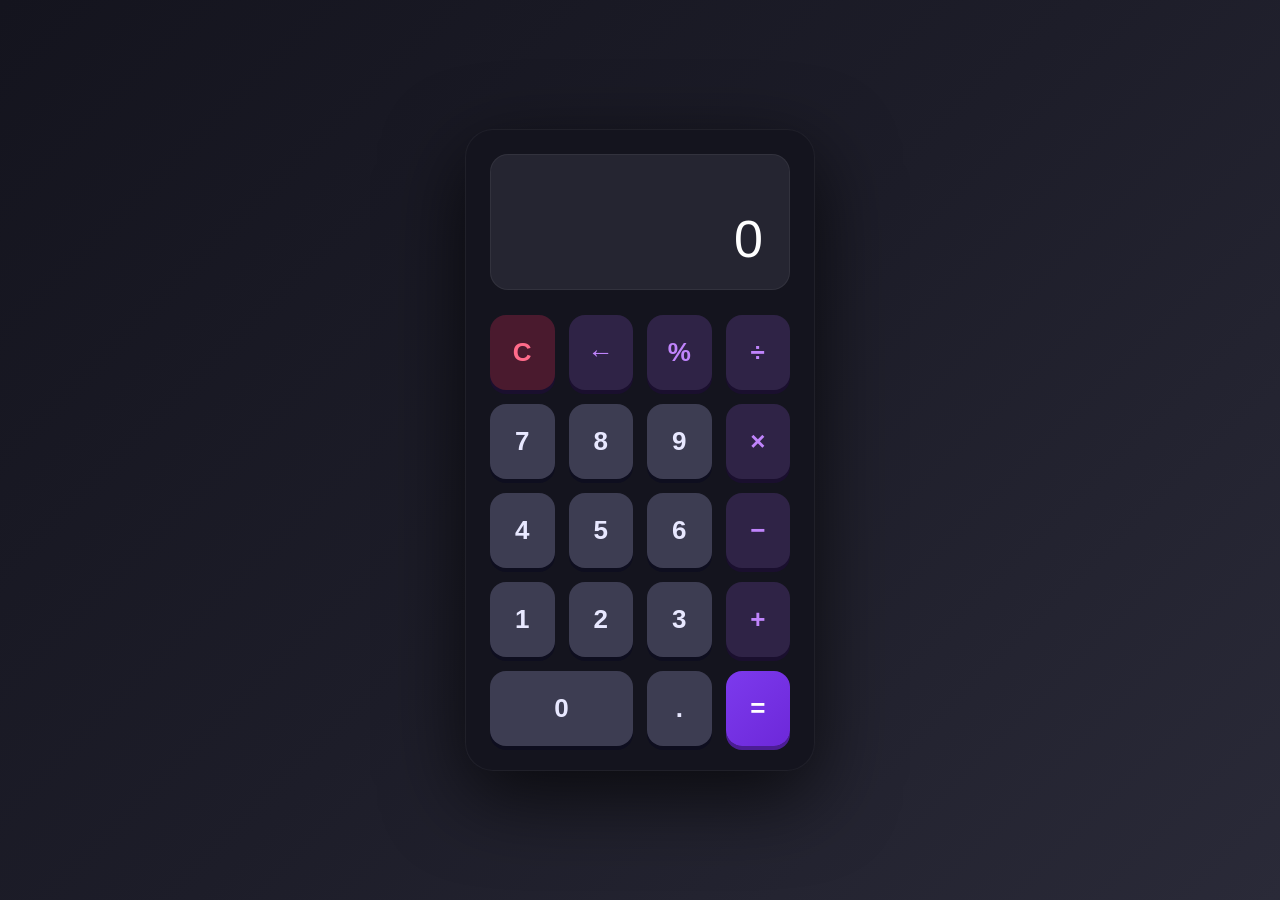
<file: WebDev-L2-Calculator/index.html>
<!DOCTYPE html>
<html lang="en">
<head>
    <meta charset="UTF-8" />
    <meta name="viewport" content="width=device-width, initial-scale=1.0" />
    <title>Calculator | AyuLG</title>
    <link rel="stylesheet" href="style.css" />
</head>
<body>
    <div class="container">
        <div class="calculator">
            <div class="display">
                <div class="display-expression" id="expression"></div>
                <div class="display-input" id="display">0</div>
            </div>
            <div class="buttons">
                <button class="btn operator" data-value="C">C</button>
                <button class="btn operator" data-value="⌫">←</button>
                <button class="btn operator" data-value="%">%</button>
                <button class="btn operator" data-value="÷">÷</button>

                <button class="btn number" data-value="7">7</button>
                <button class="btn number" data-value="8">8</button>
                <button class="btn number" data-value="9">9</button>
                <button class="btn operator" data-value="×">×</button>

                <button class="btn number" data-value="4">4</button>
                <button class="btn number" data-value="5">5</button>
                <button class="btn number" data-value="6">6</button>
                <button class="btn operator" data-value="−">−</button>

                <button class="btn number" data-value="1">1</button>
                <button class="btn number" data-value="2">2</button>
                <button class="btn number" data-value="3">3</button>
                <button class="btn operator" data-value="+">+</button>

                <button class="btn number zero" data-value="0">0</button>
                <button class="btn number" data-value=".">.</button>
                <button class="btn equals" data-value="=">=</button>
            </div>
        </div>
    </div>

    <script src="script.js"></script>
</body>
</html>
</file>
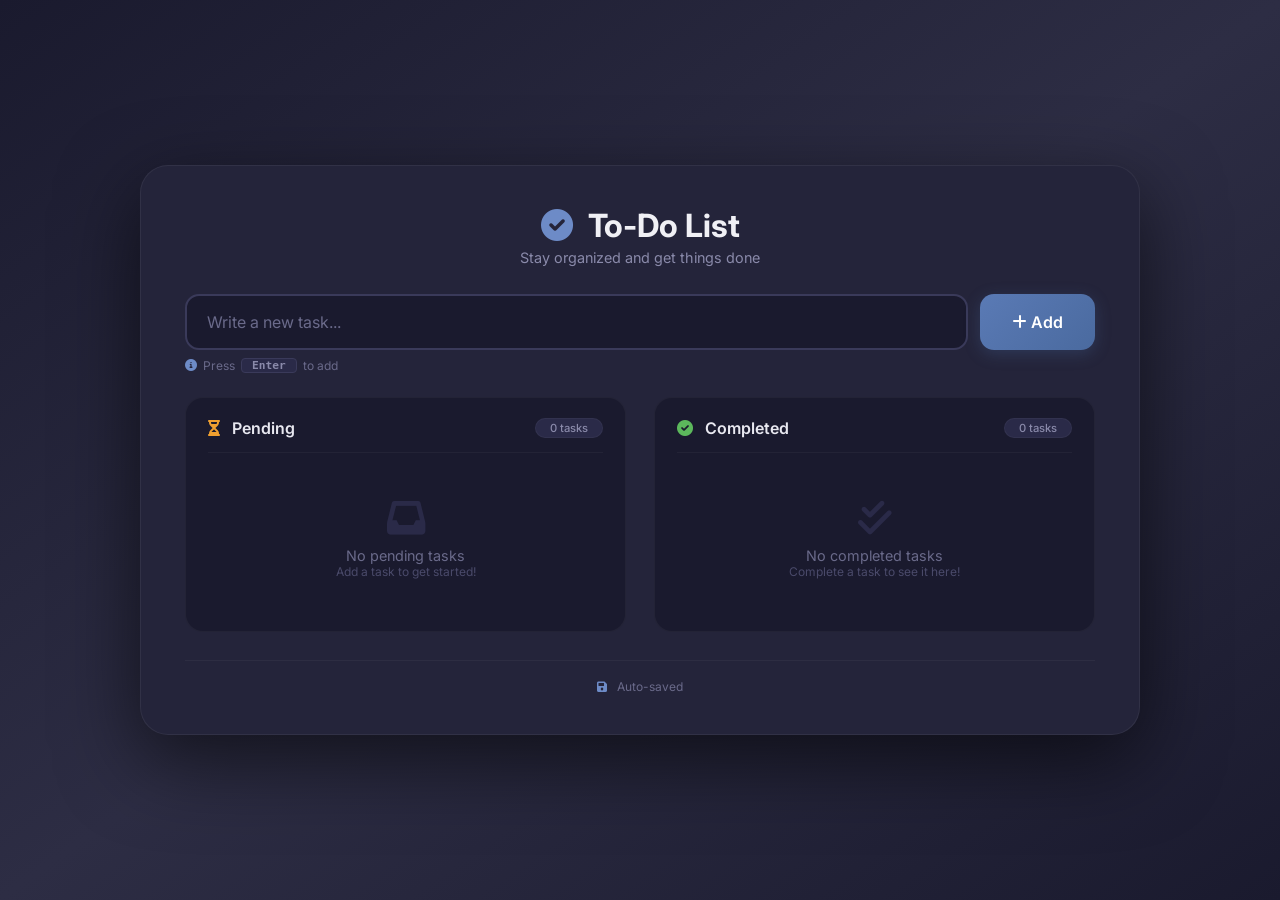
<file: WebDev-L2-TodoApp/index.html>
<!DOCTYPE html>
<html lang="en">
<head>
    <meta charset="UTF-8" />
    <meta name="viewport" content="width=device-width, initial-scale=1.0" />
    <title>To-Do App | AyuLG</title>
    <link rel="stylesheet" href="style.css" />
    <link href="https://fonts.googleapis.com/css2?family=Inter:wght@300;400;500;600;700&display=swap" rel="stylesheet" />
    <link rel="stylesheet" href="https://cdnjs.cloudflare.com/ajax/libs/font-awesome/6.0.0-beta3/css/all.min.css" />
</head>
<body>
    <div class="container">
        <div class="app">
            <header>
                <h1><i class="fas fa-check-circle"></i> To-Do List</h1>
                <p>Stay organized and get things done</p>
            </header>

            <div class="add-task">
                <input type="text" id="taskInput" placeholder="Write a new task..." maxlength="100" />
                <button id="addBtn"><i class="fas fa-plus"></i> Add</button>
            </div>
            <small><i class="fas fa-info-circle"></i> Press <kbd>Enter</kbd> to add</small>

            <div class="lists">
                <div class="list pending">
                    <div class="list-header">
                        <h2><i class="fas fa-hourglass-half"></i> Pending</h2>
                        <span id="pendingCount">0 tasks</span>
                    </div>
                    <ul id="pendingTasks"></ul>
                </div>

                <div class="list completed">
                    <div class="list-header">
                        <h2><i class="fas fa-check-circle"></i> Completed</h2>
                        <span id="completedCount">0 tasks</span>
                    </div>
                    <ul id="completedTasks"></ul>
                </div>
            </div>

            <footer>
                <p><i class="fas fa-save"></i> Auto-saved</p>
            </footer>
        </div>
    </div>

    <script src="script.js"></script>
</body>
</html>
</file>
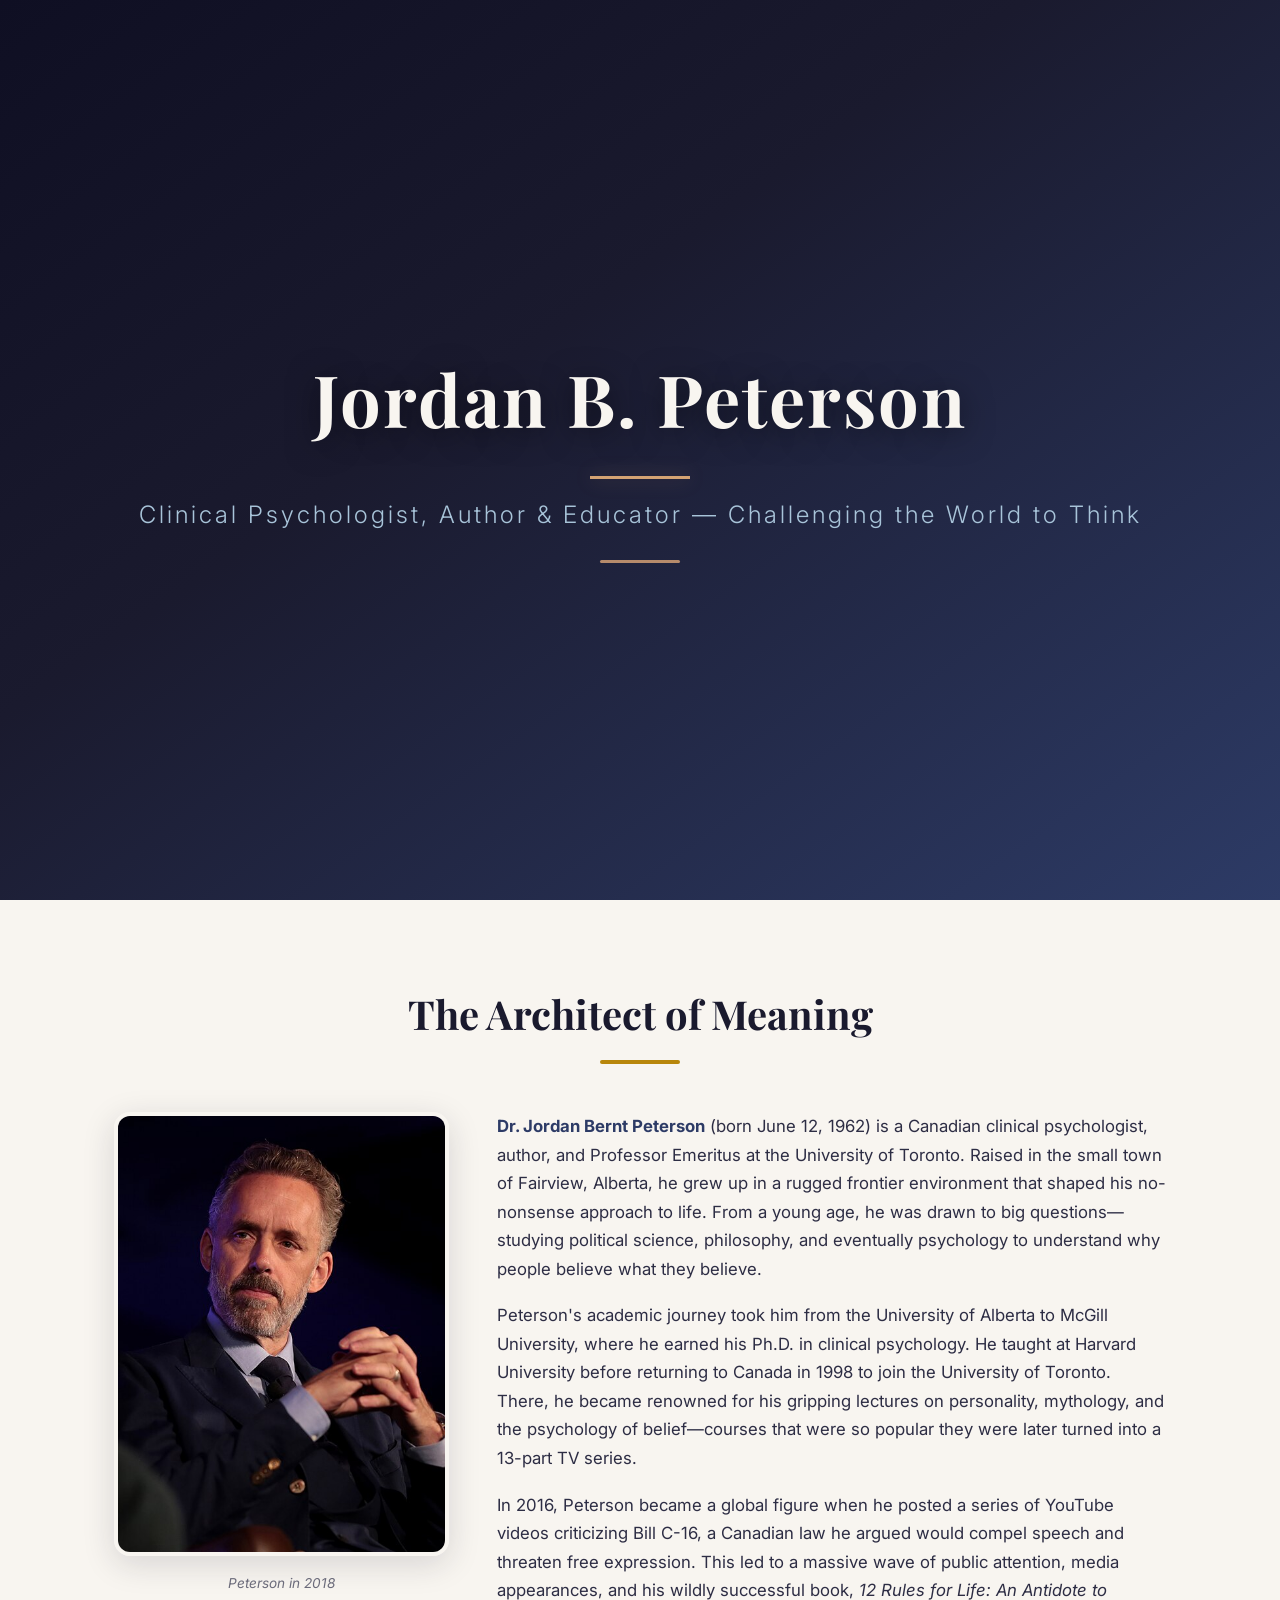
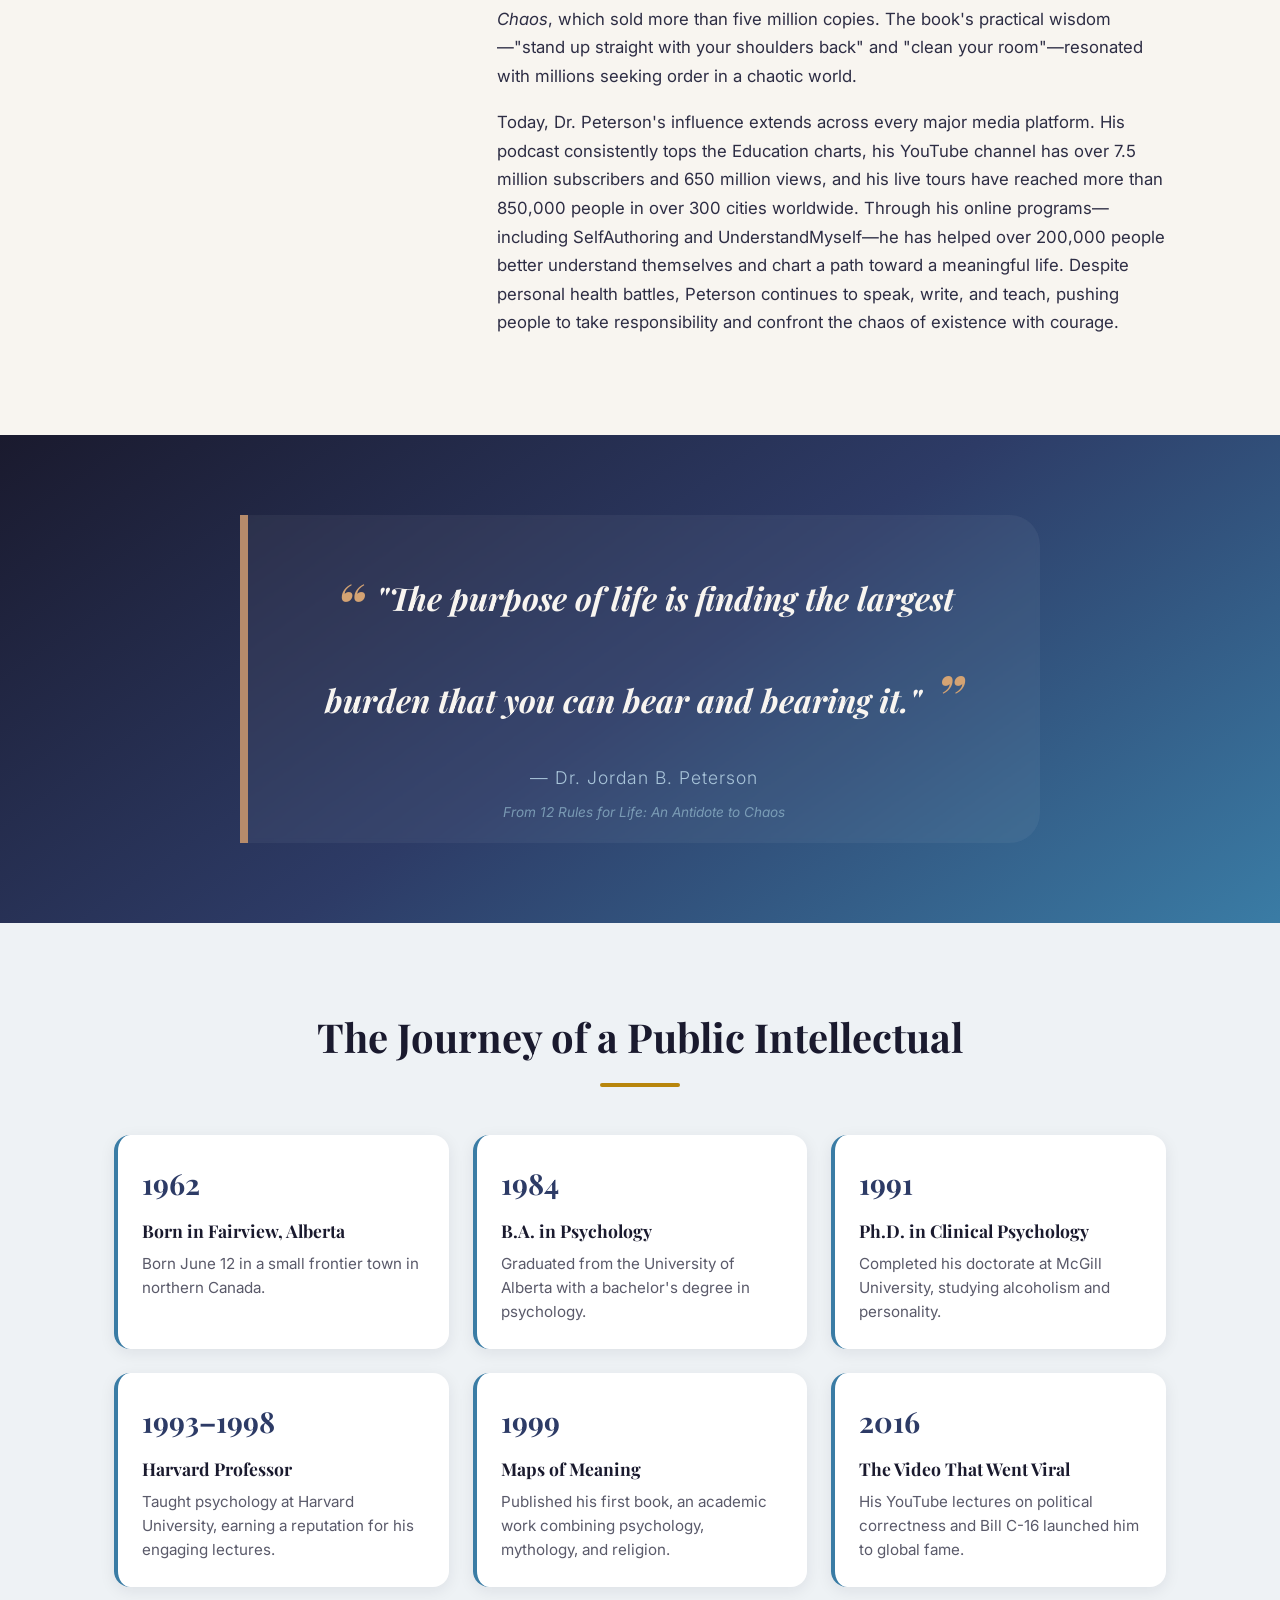
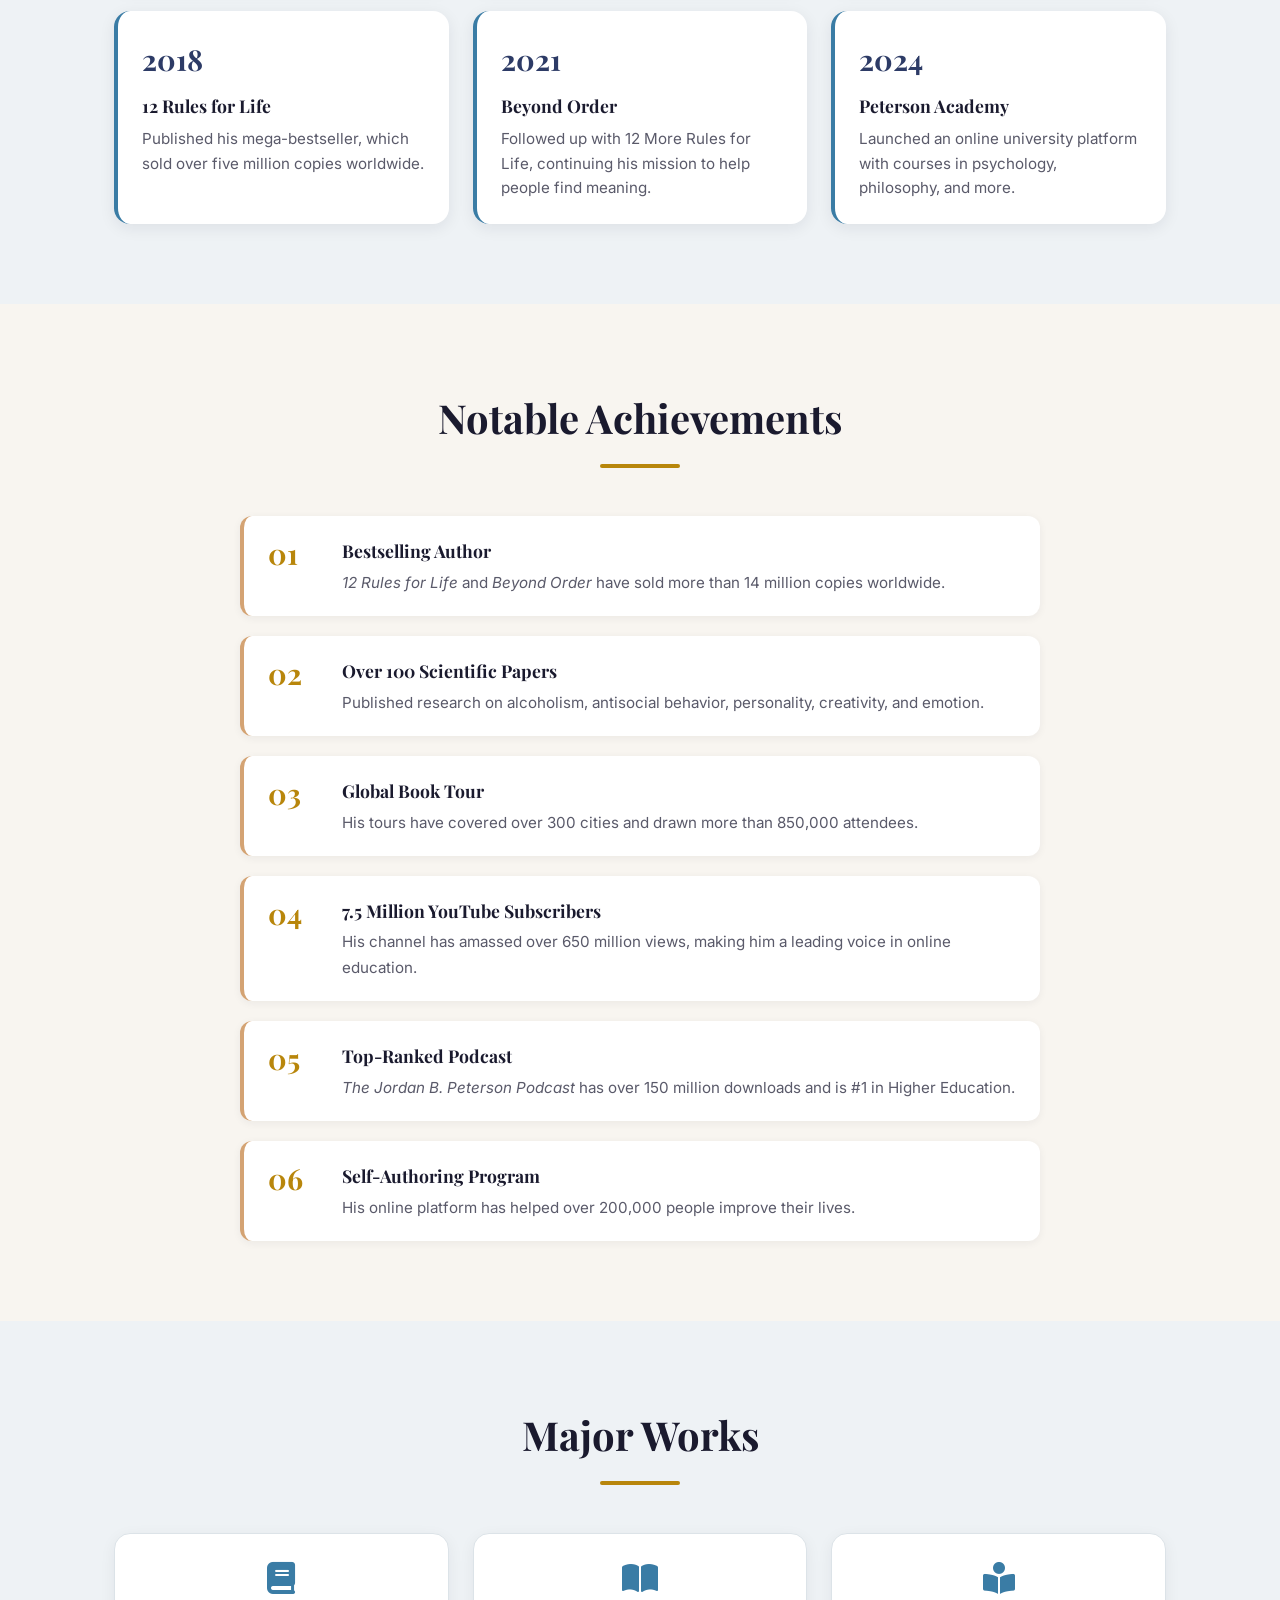
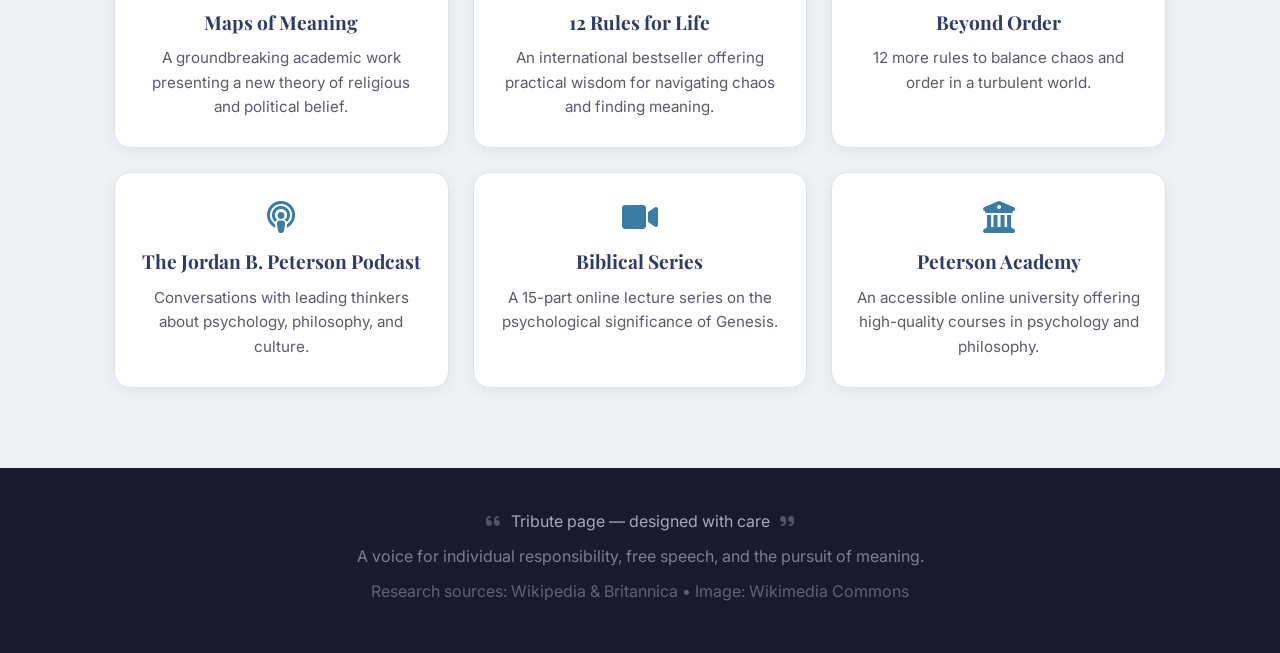
<file: WebDev-L2-TributePage/index.html>
<!DOCTYPE html>
<html lang="en">
<head>
    <meta charset="UTF-8" />
    <meta name="viewport" content="width=device-width, initial-scale=1.0" />
    <title>Tribute to Dr. Jordan B. Peterson</title>
    <link rel="stylesheet" href="style.css" />
    <link href="https://fonts.googleapis.com/css2?family=Playfair+Display:ital,wght@0,400;0,700;1,700&family=Inter:wght@300;400;600;700&display=swap" rel="stylesheet" />
    <link rel="stylesheet" href="https://cdnjs.cloudflare.com/ajax/libs/font-awesome/6.0.0-beta3/css/all.min.css" />
</head>
<body>
   
    <section class="hero">
        <div class="hero-content">
            <h1 class="hero-title">Jordan B. Peterson</h1>
            <p class="hero-tagline">Clinical Psychologist, Author &amp; Educator — Challenging the World to Think</p>
            <div class="hero-divider"></div>
        </div>
    </section>

    <section class="tribute">
        <div class="container">
            <h2 class="section-title">The Architect of Meaning</h2>
            <div class="tribute-grid">
                <div class="tribute-image">
                    <img src="Jordan_Peterson.jpg" />
                    <p class="image-caption">Peterson in 2018</p>
                </div>
                <div class="tribute-text">
                    <p>
                        <strong>Dr. Jordan Bernt Peterson</strong> (born June 12, 1962) is a Canadian clinical psychologist, author, and Professor Emeritus at the University of Toronto. Raised in the small town of Fairview, Alberta, he grew up in a rugged frontier environment that shaped his no-nonsense approach to life. From a young age, he was drawn to big questions—studying political science, philosophy, and eventually psychology to understand why people believe what they believe.
                    </p>
                    <p>
                        Peterson's academic journey took him from the University of Alberta to McGill University, where he earned his Ph.D. in clinical psychology. He taught at Harvard University before returning to Canada in 1998 to join the University of Toronto. There, he became renowned for his gripping lectures on personality, mythology, and the psychology of belief—courses that were so popular they were later turned into a 13-part TV series.
                    </p>
                    <p>
                        In 2016, Peterson became a global figure when he posted a series of YouTube videos criticizing Bill C-16, a Canadian law he argued would compel speech and threaten free expression. This led to a massive wave of public attention, media appearances, and his wildly successful book, <em>12 Rules for Life: An Antidote to Chaos</em>, which sold more than five million copies. The book's practical wisdom—"stand up straight with your shoulders back" and "clean your room"—resonated with millions seeking order in a chaotic world.
                    </p>
                    <p>
                        Today, Dr. Peterson's influence extends across every major media platform. His podcast consistently tops the Education charts, his YouTube channel has over 7.5 million subscribers and 650 million views, and his live tours have reached more than 850,000 people in over 300 cities worldwide. Through his online programs—including SelfAuthoring and UnderstandMyself—he has helped over 200,000 people better understand themselves and chart a path toward a meaningful life. Despite personal health battles, Peterson continues to speak, write, and teach, pushing people to take responsibility and confront the chaos of existence with courage.
                    </p>
                </div>
            </div>
        </div>
    </section>

<section class="quote-section">
    <div class="container">
        <blockquote class="quote-block">
            <p class="quote-text">
                "The purpose of life is finding the largest burden that you can bear and bearing it."
            </p>
            <footer class="quote-footer">
                — Dr. Jordan B. Peterson
            </footer>
            <p class="quote-source">From <em>12 Rules for Life: An Antidote to Chaos</em></p>
        </blockquote>
    </div>
</section>

    <section class="timeline">
        <div class="container">
            <h2 class="section-title">The Journey of a Public Intellectual</h2>
            <div class="timeline-grid">
                <div class="timeline-card">
                    <div class="card-year">1962</div>
                    <div class="card-content">
                        <h3>Born in Fairview, Alberta</h3>
                        <p>Born June 12 in a small frontier town in northern Canada.</p>
                    </div>
                </div>
                <div class="timeline-card">
                    <div class="card-year">1984</div>
                    <div class="card-content">
                        <h3>B.A. in Psychology</h3>
                        <p>Graduated from the University of Alberta with a bachelor's degree in psychology.</p>
                    </div>
                </div>
                <div class="timeline-card">
                    <div class="card-year">1991</div>
                    <div class="card-content">
                        <h3>Ph.D. in Clinical Psychology</h3>
                        <p>Completed his doctorate at McGill University, studying alcoholism and personality.</p>
                    </div>
                </div>
                <div class="timeline-card">
                    <div class="card-year">1993–1998</div>
                    <div class="card-content">
                        <h3>Harvard Professor</h3>
                        <p>Taught psychology at Harvard University, earning a reputation for his engaging lectures.</p>
                    </div>
                </div>
                <div class="timeline-card">
                    <div class="card-year">1999</div>
                    <div class="card-content">
                        <h3>Maps of Meaning</h3>
                        <p>Published his first book, an academic work combining psychology, mythology, and religion.</p>
                    </div>
                </div>
                <div class="timeline-card">
                    <div class="card-year">2016</div>
                    <div class="card-content">
                        <h3>The Video That Went Viral</h3>
                        <p>His YouTube lectures on political correctness and Bill C-16 launched him to global fame.</p>
                    </div>
                </div>
                <div class="timeline-card">
                    <div class="card-year">2018</div>
                    <div class="card-content">
                        <h3>12 Rules for Life</h3>
                        <p>Published his mega-bestseller, which sold over five million copies worldwide.</p>
                    </div>
                </div>
                <div class="timeline-card">
                    <div class="card-year">2021</div>
                    <div class="card-content">
                        <h3>Beyond Order</h3>
                        <p>Followed up with 12 More Rules for Life, continuing his mission to help people find meaning.</p>
                    </div>
                </div>
                <div class="timeline-card">
                    <div class="card-year">2024</div>
                    <div class="card-content">
                        <h3>Peterson Academy</h3>
                        <p>Launched an online university platform with courses in psychology, philosophy, and more.</p>
                    </div>
                </div>
            </div>
        </div>
    </section>

    <section class="achievements">
        <div class="container">
            <h2 class="section-title">Notable Achievements</h2>
            <div class="achievement-list">
                <div class="achievement-item">
                    <span class="achievement-number">01</span>
                    <div class="achievement-content">
                        <h3>Bestselling Author</h3>
                        <p><em>12 Rules for Life</em> and <em>Beyond Order</em> have sold more than 14 million copies worldwide.</p>
                    </div>
                </div>
                <div class="achievement-item">
                    <span class="achievement-number">02</span>
                    <div class="achievement-content">
                        <h3>Over 100 Scientific Papers</h3>
                        <p>Published research on alcoholism, antisocial behavior, personality, creativity, and emotion.</p>
                    </div>
                </div>
                <div class="achievement-item">
                    <span class="achievement-number">03</span>
                    <div class="achievement-content">
                        <h3>Global Book Tour</h3>
                        <p>His tours have covered over 300 cities and drawn more than 850,000 attendees.</p>
                    </div>
                </div>
                <div class="achievement-item">
                    <span class="achievement-number">04</span>
                    <div class="achievement-content">
                        <h3>7.5 Million YouTube Subscribers</h3>
                        <p>His channel has amassed over 650 million views, making him a leading voice in online education.</p>
                    </div>
                </div>
                <div class="achievement-item">
                    <span class="achievement-number">05</span>
                    <div class="achievement-content">
                        <h3>Top-Ranked Podcast</h3>
                        <p><em>The Jordan B. Peterson Podcast</em> has over 150 million downloads and is #1 in Higher Education.</p>
                    </div>
                </div>
                <div class="achievement-item">
                    <span class="achievement-number">06</span>
                    <div class="achievement-content">
                        <h3>Self-Authoring Program</h3>
                        <p>His online platform has helped over 200,000 people improve their lives.</p>
                    </div>
                </div>
            </div>
        </div>
    </section>

    <section class="works">
        <div class="container">
            <h2 class="section-title">Major Works</h2>
            <div class="works-grid">
                <div class="work-card">
                    <i class="fas fa-book" style="font-size: 2rem; color: #3a7ca5; margin-bottom: 12px;"></i>
                    <h3>Maps of Meaning</h3>
                    <p>A groundbreaking academic work presenting a new theory of religious and political belief.</p>
                </div>
                <div class="work-card">
                    <i class="fas fa-book-open" style="font-size: 2rem; color: #3a7ca5; margin-bottom: 12px;"></i>
                    <h3>12 Rules for Life</h3>
                    <p>An international bestseller offering practical wisdom for navigating chaos and finding meaning.</p>
                </div>
                <div class="work-card">
                    <i class="fas fa-book-reader" style="font-size: 2rem; color: #3a7ca5; margin-bottom: 12px;"></i>
                    <h3>Beyond Order</h3>
                    <p>12 more rules to balance chaos and order in a turbulent world.</p>
                </div>
                <div class="work-card">
                    <i class="fas fa-podcast" style="font-size: 2rem; color: #3a7ca5; margin-bottom: 12px;"></i>
                    <h3>The Jordan B. Peterson Podcast</h3>
                    <p>Conversations with leading thinkers about psychology, philosophy, and culture.</p>
                </div>
                <div class="work-card">
                    <i class="fas fa-video" style="font-size: 2rem; color: #3a7ca5; margin-bottom: 12px;"></i>
                    <h3>Biblical Series</h3>
                    <p>A 15-part online lecture series on the psychological significance of Genesis.</p>
                </div>
                <div class="work-card">
                    <i class="fas fa-university" style="font-size: 2rem; color: #3a7ca5; margin-bottom: 12px;"></i>
                    <h3>Peterson Academy</h3>
                    <p>An accessible online university offering high-quality courses in psychology and philosophy.</p>
                </div>
            </div>
        </div>
    </section>

    <footer class="footer">
        <div class="container">
            <p><i class="fas fa-quote-left" style="opacity: 0.4; margin-right: 6px;"></i> Tribute page — designed with care <i class="fas fa-quote-right" style="opacity: 0.4; margin-left: 6px;"></i></p>
            <p class="footer-small">A voice for individual responsibility, free speech, and the pursuit of meaning.</p>
            <p class="footer-credit">Research sources: Wikipedia &amp; Britannica • Image: Wikimedia Commons</p>
        </div>
    </footer>

</body>
</html>
</file>
<file: WebDev-L2-Calculator/style.css>
* {
    margin: 0;
    padding: 0;
    box-sizing: border-box;
}

body {
    height: 100vh;
    display: flex;
    justify-content: center;
    align-items: center;
    background: linear-gradient(135deg, #14141e 0%, #1d1d29 50%, #2a2a38 100%);
    padding: 20px;
    font-family: -apple-system, BlinkMacSystemFont, 'Segoe UI', Roboto, sans-serif;
}

.container {
    display: flex;
    justify-content: center;
    align-items: center;
    width: 100%;
}

.calculator {
    padding: 25px;
    width: 350px;
    max-width: 100%;
    background: #14141e;
    border-radius: 28px;
    box-shadow: 
        0 25px 80px rgba(0, 0, 0, 0.7),
        0 0 0 1px rgba(255, 255, 255, 0.05) inset;
    animation: fadeIn 0.4s ease;
}

.display {
    background: #252531;
    border-radius: 18px;
    padding: 25px 25px 18px 25px;
    margin-bottom: 25px;
    min-height: 110px;
    display: flex;
    flex-direction: column;
    align-items: flex-end;
    justify-content: flex-end;
    border: 1px solid rgba(255, 255, 255, 0.06);
}

.display-expression {
    font-size: 18px;
    color: rgba(255, 255, 255, 0.3);
    min-height: 28px;
    text-align: right;
    width: 100%;
    font-weight: 300;
    letter-spacing: 0.5px;
    overflow: hidden;
    text-overflow: ellipsis;
    white-space: nowrap;
}

.display-input {
    font-size: 52px;
    color: #ffffff;
    font-weight: 200;
    text-align: right;
    width: 100%;
    word-wrap: break-word;
    overflow-wrap: break-word;
    line-height: 1.2;
    transition: font-size 0.2s ease;
    letter-spacing: 1px;
}

.display-input.small {
    font-size: 36px;
}

.display-input.error {
    color: #ff6b6b;
    font-size: 28px;
}

.buttons {
    display: grid;
    grid-template-columns: repeat(4, 1fr);
    gap: 14px;
}

.btn {
    padding: 22px 10px;
    font-size: 26px;
    border: none;
    border-radius: 16px;
    cursor: pointer;
    transition: all 0.15s ease;
    font-weight: 600;
    user-select: none;
    position: relative;
    overflow: hidden;
}

.btn.number {
    background: #3d3d52;
    color: #e8e8ff;
    box-shadow: 0 4px 0 #0e0e1f;
}

.btn.number:hover {
    background: #5c5c7b;
    transform: translateY(-2px);
    box-shadow: 0 6px 0 #0e0e1f;
}

.btn.number:active {
    transform: translateY(4px);
    box-shadow: 0 0px 0 #0e0e1f;
}

.btn.operator {
    background: #2f2346;
    color: #c084fc;
    box-shadow: 0 4px 0 #1a0f2e;
}

.btn.operator:hover {
    background: #3d2568;
    transform: translateY(-2px);
    box-shadow: 0 6px 0 #1a0f2e;
}

.btn.operator:active {
    transform: translateY(4px);
    box-shadow: 0 0px 0 #1a0f2e;
}

.btn.operator[data-value="C"] {
    background: #4a1a2e;
    color: #ff6b8a;
}

.btn.operator[data-value="C"]:hover {
    background: #6a2a3e;
}

.btn.equals {
    background: linear-gradient(135deg, #7c3aed, #6d28d9);
    color: #ffffff;
    box-shadow: 0 4px 0 #4c1d95;
}

.btn.equals:hover {
    transform: translateY(-2px);
    box-shadow: 0 6px 0 #4c1d95;
    background: linear-gradient(135deg, #8b5cf6, #7c3aed);
}

.btn.equals:active {
    transform: translateY(4px);
    box-shadow: 0 0px 0 #4c1d95;
}

.btn.zero {
    grid-column: span 2;
}

@keyframes buttonPress {
    0% { transform: scale(0.95); }
    100% { transform: scale(1); }
}

.btn:active {
    animation: buttonPress 0.1s ease;
}

@keyframes fadeIn {
    from {
        opacity: 0;
        transform: scale(0.9);
    }
    to {
        opacity: 1;
        transform: scale(1);
    }
}

@media (max-width: 400px) {
    .calculator {
        padding: 18px;
        border-radius: 24px;
    }

    .display {
        padding: 20px 20px 14px 20px;
        min-height: 95px;
        border-radius: 14px;
    }

    .display-input {
        font-size: 44px;
    }

    .display-input.small {
        font-size: 32px;
    }

    .display-input.error {
        font-size: 24px;
    }

    .display-expression {
        font-size: 16px;
        min-height: 24px;
    }

    .buttons {
        gap: 12px;
    }

    .btn {
        padding: 18px 8px;
        font-size: 22px;
        border-radius: 14px;
    }
}

@media (max-width: 350px) {
    .calculator {
        padding: 12px;
        border-radius: 20px;
        width: 100%;
    }

    .display {
        padding: 16px 16px 12px 16px;
        min-height: 80px;
        border-radius: 12px;
    }

    .display-input {
        font-size: 36px;
    }

    .display-input.small {
        font-size: 28px;
    }

    .display-input.error {
        font-size: 20px;
    }

    .display-expression {
        font-size: 14px;
        min-height: 20px;
    }

    .buttons {
        gap: 10px;
    }

    .btn {
        padding: 14px 6px;
        font-size: 18px;
        border-radius: 12px;
    }

    .btn.zero {
        grid-column: span 2;
    }
}
</file>
<file: WebDev-L2-TodoApp/style.css>
* {
    margin: 0;
    padding: 0;
    box-sizing: border-box;
}

body {
    font-family: 'Inter', -apple-system, sans-serif;
    background: linear-gradient(145deg, #1a1a2e, #2d2d44, #1a1a2e);
    min-height: 100vh;
    display: flex;
    justify-content: center;
    align-items: center;
    padding: 24px;
}

.container {
    width: 100%;
    max-width: 1000px;
}

.app {
    background: #24243a;
    border-radius: 28px;
    padding: 40px 44px;
    box-shadow: 0 25px 80px rgba(0, 0, 0, 0.6);
    border: 1px solid rgba(255, 255, 255, 0.06);
}

header {
    text-align: center;
    margin-bottom: 28px;
}

header h1 {
    font-size: 2rem;
    font-weight: 700;
    color: #f0f0f5;
}

header h1 i {
    color: #6d8bc7;
    margin-right: 8px;
}

header p {
    color: #8a8aaa;
    font-size: 0.9rem;
    margin-top: 4px;
}

.add-task {
    display: flex;
    gap: 12px;
    margin-bottom: 6px;
}

.add-task input {
    flex: 1;
    padding: 16px 20px;
    border: 2px solid #3a3a5a;
    border-radius: 14px;
    font-size: 1rem;
    font-family: 'Inter', sans-serif;
    background: #1a1a2e;
    color: #e8e8f0;
    outline: none;
    transition: 0.3s;
}

.add-task input:focus {
    border-color: #6d8bc7;
    box-shadow: 0 0 0 4px rgba(109, 139, 199, 0.15);
    background: #1f1f38;
}

.add-task input::placeholder {
    color: #6a6a8a;
}

.add-task button {
    padding: 16px 32px;
    background: linear-gradient(135deg, #5a7ab5, #4a6a9f);
    color: #fff;
    border: none;
    border-radius: 14px;
    font-size: 1rem;
    font-weight: 600;
    cursor: pointer;
    transition: 0.3s;
    font-family: 'Inter', sans-serif;
    box-shadow: 0 4px 16px rgba(74, 106, 159, 0.3);
    white-space: nowrap;
}

.add-task button:hover {
    transform: translateY(-2px);
    box-shadow: 0 8px 24px rgba(74, 106, 159, 0.4);
    background: linear-gradient(135deg, #6a8ac7, #5a7ab5);
}

.add-task button:active {
    transform: translateY(0);
}

small {
    display: flex;
    align-items: center;
    gap: 6px;
    color: #6a6a8a;
    font-size: 0.75rem;
    margin-top: 8px;
}

small i {
    color: #6d8bc7;
}

small kbd {
    background: #2a2a48;
    padding: 0 10px;
    border-radius: 4px;
    font-size: 0.7rem;
    font-weight: 600;
    color: #8a8aaa;
    border: 1px solid #3a3a5a;
}

.lists {
    display: grid;
    grid-template-columns: 1fr 1fr;
    gap: 28px;
    margin-top: 24px;
}

.list {
    background: #1a1a2e;
    border-radius: 18px;
    padding: 20px 22px;
    border: 1px solid rgba(255, 255, 255, 0.04);
    min-height: 220px;
    display: flex;
    flex-direction: column;
}

.list-header {
    display: flex;
    justify-content: space-between;
    align-items: center;
    padding-bottom: 14px;
    border-bottom: 1px solid rgba(255, 255, 255, 0.04);
    margin-bottom: 14px;
    flex-shrink: 0;
}

.list-header h2 {
    font-size: 1rem;
    font-weight: 600;
    color: #e8e8f0;
}

.list-header h2 i {
    margin-right: 8px;
}

.pending .list-header h2 i {
    color: #f0a030;
}

.completed .list-header h2 i {
    color: #5cb85c;
}

.list-header span {
    font-size: 0.7rem;
    font-weight: 500;
    color: #8a8aaa;
    background: #2a2a48;
    padding: 2px 14px;
    border-radius: 20px;
    border: 1px solid rgba(255, 255, 255, 0.04);
}

ul {
    list-style: none;
    padding: 0;
    min-height: 80px;
    flex: 1;
}

.empty-state {
    display: flex;
    flex-direction: column;
    align-items: center;
    justify-content: center;
    padding: 32px 12px;
    color: #6a6a8a;
    text-align: center;
    height: 100%;
    min-height: 120px;
}

.empty-state i {
    font-size: 2.4rem;
    color: #2a2a48;
    margin-bottom: 10px;
}

.empty-state p {
    font-size: 0.9rem;
    color: #6a6a8a;
}

.empty-state span {
    font-size: 0.75rem;
    color: #4a4a6a;
}

.task-item {
    display: flex;
    align-items: center;
    gap: 12px;
    padding: 12px 16px;
    background: #1f1f38;
    border-radius: 12px;
    margin-bottom: 6px;
    transition: 0.3s;
    border: 1px solid rgba(255, 255, 255, 0.03);
}

.task-item:hover {
    background: #2a2a48;
    transform: translateX(4px);
}

.task-item.completed .task-text {
    text-decoration: line-through;
    color: #6a6a8a;
}

.task-checkbox {
    width: 22px;
    height: 22px;
    min-width: 22px;
    border-radius: 50%;
    border: 2px solid #4a4a6a;
    cursor: pointer;
    display: flex;
    align-items: center;
    justify-content: center;
    transition: 0.3s;
    background: transparent;
    flex-shrink: 0;
}

.task-checkbox:hover {
    border-color: #6d8bc7;
}

.task-checkbox.completed {
    background: #4a6a9f;
    border-color: #4a6a9f;
    color: #fff;
}

.task-checkbox.completed i {
    font-size: 0.55rem;
}

.task-text {
    flex: 1;
    font-size: 0.9rem;
    color: #e8e8f0;
    word-break: break-word;
}

.task-text.hidden {
    display: none;
}

.task-edit-input {
    flex: 1;
    padding: 4px 12px;
    border: 2px solid #6d8bc7;
    border-radius: 8px;
    font-size: 0.9rem;
    font-family: 'Inter', sans-serif;
    background: #1a1a2e;
    color: #e8e8f0;
    outline: none;
    display: none;
    height: 34px;
}

.task-edit-input.visible {
    display: block;
}

.task-edit-input:focus {
    box-shadow: 0 0 0 4px rgba(109, 139, 199, 0.15);
}

.task-time {
    font-size: 0.6rem;
    color: #6a6a8a;
    white-space: nowrap;
    min-width: 85px;
    text-align: right;
    flex-shrink: 0;
}

.task-actions {
    display: flex;
    gap: 4px;
    flex-shrink: 0;
}

.task-actions button {
    width: 30px;
    height: 30px;
    border: none;
    border-radius: 8px;
    cursor: pointer;
    transition: 0.2s;
    display: flex;
    align-items: center;
    justify-content: center;
    font-size: 0.7rem;
}

.task-actions button:hover {
    transform: scale(1.08);
}

.btn-edit {
    background: rgba(109, 139, 199, 0.12);
    color: #8aacd8;
}

.btn-edit:hover {
    background: rgba(109, 139, 199, 0.2);
}

.btn-delete {
    background: rgba(200, 80, 80, 0.1);
    color: #d87a7a;
}

.btn-delete:hover {
    background: rgba(200, 80, 80, 0.18);
}

.btn-save {
    background: #4a6a9f;
    color: #fff;
    padding: 0 14px;
    width: auto;
    font-size: 0.7rem;
    font-weight: 600;
    border-radius: 8px;
    display: none;
}

.btn-save:hover {
    background: #5a7ab5;
}

.btn-cancel {
    background: #2a2a48;
    color: #8a8aaa;
    padding: 0 14px;
    width: auto;
    font-size: 0.7rem;
    font-weight: 500;
    border-radius: 8px;
    display: none;
}

.btn-cancel:hover {
    background: #3a3a5a;
}

footer {
    margin-top: 28px;
    text-align: center;
    padding-top: 18px;
    border-top: 1px solid rgba(255, 255, 255, 0.04);
}

footer p {
    font-size: 0.75rem;
    color: #6a6a8a;
}

footer p i {
    color: #6d8bc7;
    margin-right: 6px;
}

@media (max-width: 820px) {
    .app {
        padding: 28px 24px;
    }

    .lists {
        gap: 20px;
    }
}

@media (max-width: 768px) {
    .app {
        padding: 24px 20px;
        border-radius: 20px;
    }

    .lists {
        grid-template-columns: 1fr;
        gap: 18px;
    }

    .add-task {
        flex-direction: column;
    }

    .add-task button {
        width: 100%;
        justify-content: center;
    }

    .task-item {
        flex-wrap: wrap;
        gap: 6px;
    }

    .task-time {
        min-width: auto;
        width: 100%;
        text-align: left;
        padding-left: 34px;
    }

    .task-actions {
        margin-left: auto;
    }
}

@media (max-width: 480px) {
    .app {
        padding: 16px;
        border-radius: 16px;
    }

    header h1 {
        font-size: 1.4rem;
    }

    .list {
        padding: 14px 16px;
    }
}
</file>
<file: WebDev-L2-TributePage/style.css>
* {
    margin: 0;
    padding: 0;
    box-sizing: border-box;
}

html {
    scroll-behavior: smooth;
}

body {
    font-family: 'Inter', 'Segoe UI', system-ui, -apple-system, sans-serif;
    background: #f8f5f0;
    color: #2d2d44;
    line-height: 1.7;
}

.container {
    max-width: 1100px;
    margin: 0 auto;
    padding: 0 24px;
}


.section-title {
    font-family: 'Playfair Display', Georgia, 'Times New Roman', serif;
    font-size: 2.5rem;
    font-weight: 700;
    text-align: center;
    margin-bottom: 48px;
    color: #1a1a2e;
    position: relative;
}

.section-title::after {
    content: '';
    display: block;
    width: 80px;
    height: 4px;
    background: #b8860b;
    margin: 12px auto 0;
    border-radius: 2px;
}

.hero {
    background: linear-gradient(145deg, #0f0f23 0%, #1a1a2e 40%, #2d3b66 100%);
    min-height: 100vh;
    display: flex;
    align-items: center;
    justify-content: center;
    text-align: center;
    padding: 40px 24px;
    position: relative;
    overflow: hidden;
}

.hero::before {
    content: '';
    position: absolute;
    top: 0;
    left: 0;
    right: 0;
    bottom: 0;
    opacity: 0.08;
}

.hero-content {
    position: relative;
    z-index: 1;
}

.hero-title {
    font-family: 'Playfair Display', Georgia, 'Times New Roman', serif;
    font-size: 4.5rem;
    font-weight: 700;
    color: #f8f5f0;
    margin-bottom: 16px;
    letter-spacing: 2px;
    text-shadow: 0 4px 30px rgba(0, 0, 0, 0.5);
}

.hero-title::after {
    content: '';
    display: block;
    width: 100px;
    height: 3px;
    background: #d4a373;
    margin: 16px auto 0;
    box-shadow: 0 0 20px rgba(212, 163, 115, 0.3);
}

.hero-tagline {
    font-family: 'Inter', sans-serif;
    font-size: 1.5rem;
    font-weight: 300;
    color: #a8c4d9;
    letter-spacing: 3px;
    margin-top: 16px;
}

.hero-divider {
    width: 80px;
    height: 3px;
    background: #b68b6b;
    margin: 1.5rem auto 0;
    border-radius: 10px;
}

.tribute {
    background: #f8f5f0;
    padding: 80px 0;
}

.tribute-grid {
    display: grid;
    grid-template-columns: 1fr 2fr;
    gap: 48px;
    align-items: start;
}

.tribute-image {
    text-align: center;
}

.tribute-image img {
    width: 100%;
    max-width: 350px;
    border-radius: 16px;
    box-shadow: 0 8px 32px rgba(26, 26, 46, 0.15);
    border: 4px solid #f8f5f0;
    transition: transform 0.3s ease, box-shadow 0.3s ease;
}

.tribute-image img:hover {
    transform: scale(1.02);
    box-shadow: 0 12px 48px rgba(26, 26, 46, 0.25);
}

.image-caption {
    font-size: 0.85rem;
    color: #6b6b7a;
    margin-top: 8px;
    font-style: italic;
}

.tribute-text p {
    font-size: 1.05rem;
    color: #2d2d44;
    margin-bottom: 18px;
}

.tribute-text strong {
    color: #2d3b66;
}


.quote-section {
    background: linear-gradient(145deg, #1a1a2e 0%, #2d3b66 50%, #3a7ca5 100%);
    padding: 80px 0;
}

.quote-block {
    max-width: 800px;
    margin: 0 auto;
    text-align: center;
    padding: 0 24px;
    border-left: 8px solid #b68b6b;
    padding: 1.2rem 2rem;
    border-radius: 0 30px 30px 0;
    background: rgba(255, 255, 255, 0.05);
    backdrop-filter: blur(2px);
}

.quote-text {
    font-family: 'Playfair Display', Georgia, 'Times New Roman', serif;
    font-size: 2rem;
    font-weight: 700;
    font-style: italic;
    color: #f8f5f0;
    line-height: 1.6;
    position: relative;
}

.quote-text::before {
    content: '\201C';
    font-size: 4rem;
    color: #d4a373;
    position: relative;
    top: 20px;
    margin-right: 4px;
}

.quote-text::after {
    content: '\201D';
    font-size: 4rem;
    color: #d4a373;
    position: relative;
    bottom: -10px;
    margin-left: 4px;
}

.quote-footer {
    font-family: 'Inter', sans-serif;
    font-size: 1.1rem;
    color: #a8c4d9;
    margin-top: 24px;
    font-weight: 300;
    letter-spacing: 1px;
}

.quote-source {
    font-family: 'Inter', sans-serif;
    font-size: 0.85rem;
    color: #8aaec4;
    margin-top: 8px;
    font-style: italic;
    opacity: 0.8;
}


.timeline {
    background: #eef2f5;
    padding: 80px 0;
}

.timeline-grid {
    display: grid;
    grid-template-columns: repeat(auto-fit, minmax(280px, 1fr));
    gap: 24px;
}

.timeline-card {
    background: #ffffff;
    border-radius: 16px;
    padding: 24px;
    box-shadow: 0 4px 16px rgba(26, 26, 46, 0.08);
    border-left: 4px solid #3a7ca5;
    transition: transform 0.3s ease, box-shadow 0.3s ease;
}

.timeline-card:hover {
    transform: translateY(-4px);
    box-shadow: 0 8px 32px rgba(26, 26, 46, 0.15);
}

.card-year {
    font-family: 'Playfair Display', serif;
    font-size: 1.8rem;
    font-weight: 700;
    color: #2d3b66;
    margin-bottom: 8px;
}

.card-content h3 {
    font-family: 'Playfair Display', serif;
    font-size: 1.1rem;
    color: #1a1a2e;
    margin-bottom: 6px;
}

.card-content p {
    font-size: 0.95rem;
    color: #5a5a6a;
    line-height: 1.6;
}

.achievements {
    background: #f8f5f0;
    padding: 80px 0;
}

.achievement-list {
    display: flex;
    flex-direction: column;
    gap: 20px;
    max-width: 800px;
    margin: 0 auto;
}

.achievement-item {
    display: flex;
    gap: 24px;
    align-items: flex-start;
    padding: 20px 24px;
    background: #ffffff;
    border-radius: 12px;
    border-left: 4px solid #d4a373;
    box-shadow: 0 2px 8px rgba(26, 26, 46, 0.06);
    transition: background 0.3s ease, transform 0.3s ease;
}

.achievement-item:hover {
    background: #f0ebe4;
    transform: translateX(4px);
}

.achievement-number {
    font-family: 'Playfair Display', serif;
    font-size: 1.8rem;
    font-weight: 700;
    color: #b8860b;
    min-width: 50px;
    line-height: 1.2;
}

.achievement-content h3 {
    font-family: 'Playfair Display', serif;
    font-size: 1.1rem;
    color: #1a1a2e;
    margin-bottom: 4px;
}

.achievement-content p {
    font-size: 0.95rem;
    color: #5a5a6a;
}


.works {
    background: #eef2f5;
    padding: 80px 0;
}

.works-grid {
    display: grid;
    grid-template-columns: repeat(auto-fit, minmax(250px, 1fr));
    gap: 24px;
}

.work-card {
    background: #ffffff;
    border-radius: 16px;
    padding: 28px 24px;
    text-align: center;
    box-shadow: 0 4px 16px rgba(26, 26, 46, 0.06);
    border: 1px solid #dce3e8;
    transition: transform 0.3s ease, box-shadow 0.3s ease, border-color 0.3s ease;
}

.work-card:hover {
    transform: translateY(-4px);
    box-shadow: 0 8px 32px rgba(26, 26, 46, 0.12);
    border-color: #3a7ca5;
}

.work-card h3 {
    font-family: 'Playfair Display', serif;
    font-size: 1.2rem;
    color: #2d3b66;
    margin-bottom: 8px;
}

.work-card p {
    font-size: 0.95rem;
    color: #5a5a6a;
    line-height: 1.6;
}

.footer {
    background: #1a1a2e;
    color: #a8a8b8;
    padding: 40px 0;
    text-align: center;
}

.footer p {
    margin-bottom: 8px;
    font-size: 1rem;
}

.footer-small {
    font-size: 0.85rem;
    opacity: 0.7;
}

.footer-credit {
    font-size: 0.8rem;
    opacity: 0.5;
    margin-top: 4px;
}

@media (max-width: 992px) {
    .hero-title {
        font-size: 3.5rem;
    }

    .hero-tagline {
        font-size: 1.2rem;
    }

    .tribute-grid {
        grid-template-columns: 1fr;
    }

    .tribute-image {
        text-align: center;
    }

    .tribute-image img {
        max-width: 280px;
    }
}

@media (max-width: 768px) {
    .hero-title {
        font-size: 2.5rem;
    }

    .hero-tagline {
        font-size: 1rem;
    }

    .hero {
        min-height: 60vh;
    }

    .section-title {
        font-size: 2rem;
    }

    .quote-text {
        font-size: 1.4rem;
    }

    .quote-text::before,
    .quote-text::after {
        font-size: 2.5rem;
    }

    .timeline-grid {
        grid-template-columns: 1fr;
    }

    .achievement-item {
        flex-direction: column;
        gap: 8px;
    }

    .works-grid {
        grid-template-columns: 1fr 1fr;
    }
}

@media (max-width: 480px) {
    .hero-title {
        font-size: 2rem;
    }

    .hero-tagline {
        font-size: 0.9rem;
        letter-spacing: 1px;
    }

    .container {
        padding: 0 16px;
    }

    .section-title {
        font-size: 1.6rem;
    }

    .quote-text {
        font-size: 1.1rem;
    }

    .works-grid {
        grid-template-columns: 1fr;
    }

    .tribute-text p {
        font-size: 0.95rem;
    }
}
</file>
